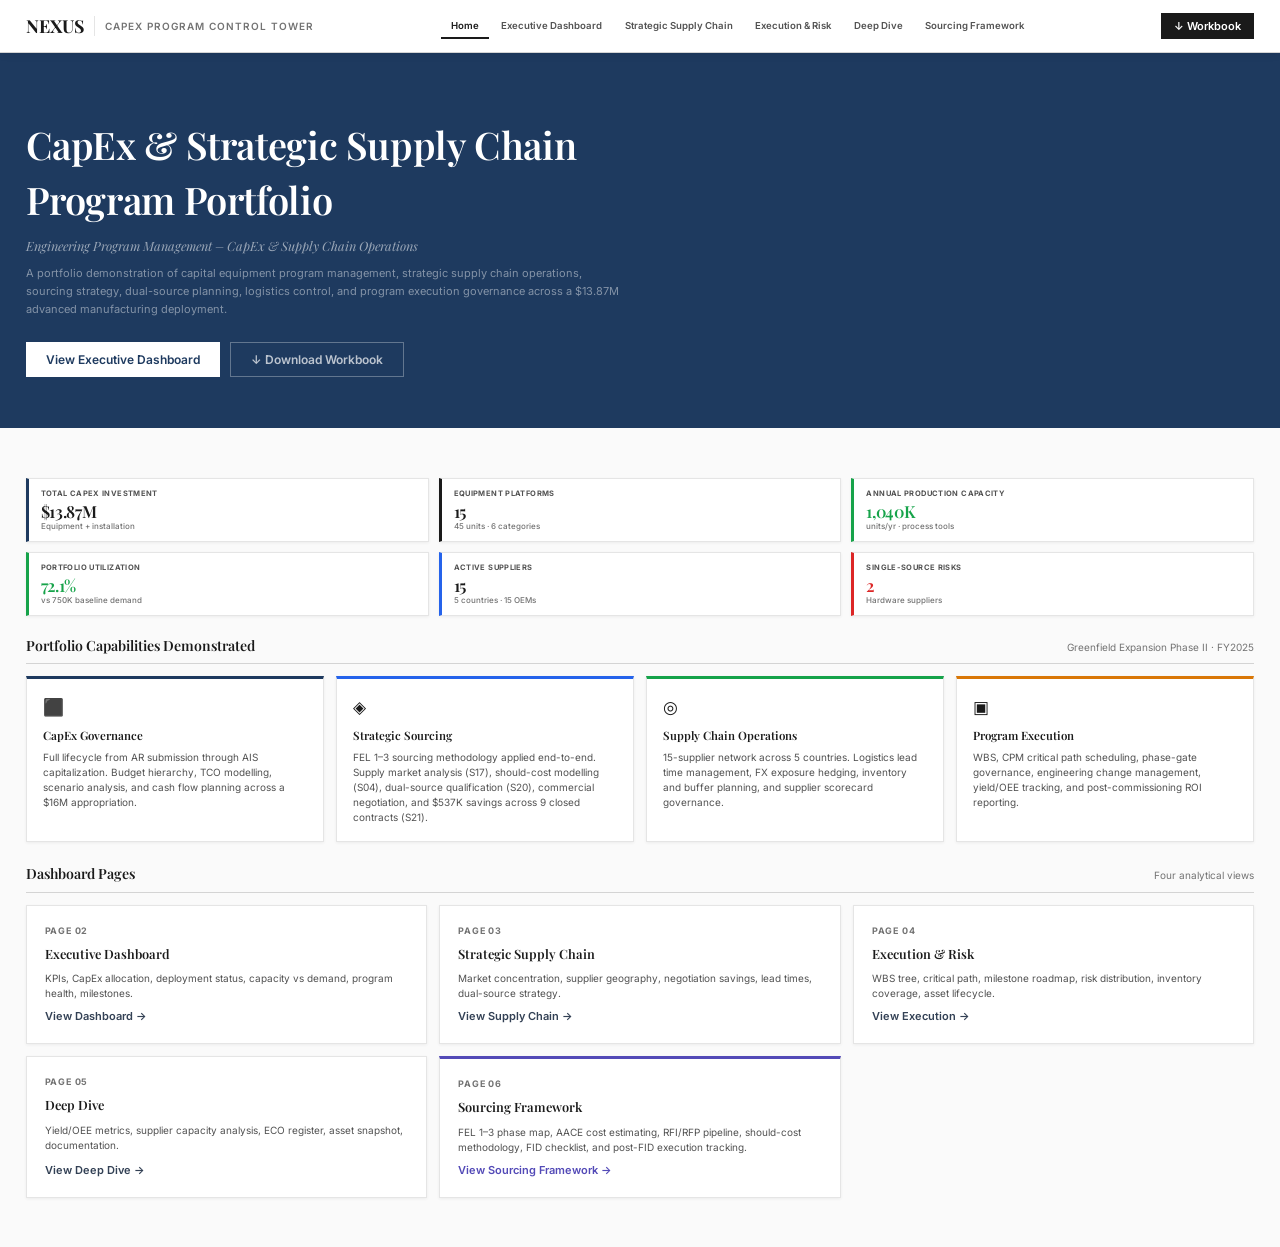
<file: index.html>
<!DOCTYPE html>
<html lang="en">
<head>
<meta charset="UTF-8">
<meta name="viewport" content="width=device-width, initial-scale=1.0">
<title>CapEx & Strategic Supply Chain Portfolio</title>
<link rel="stylesheet" href="assets/css/styles.css">
</head>
<body>
<nav class="nav-header">
  <div class="nav-container">
    <div class="nav-brand">
      <div class="nav-logo">NEXUS</div>
      <div class="nav-divider"></div>
      <div class="nav-system">CapEx Program Control Tower</div>
    </div>
    <div class="nav-tabs">
      <button class="nav-tab active" onclick="location.href='index.html'">Home</button>
      <button class="nav-tab" onclick="location.href='executive.html'">Executive Dashboard</button>
      <button class="nav-tab" onclick="location.href='supply-chain.html'">Strategic Supply Chain</button>
      <button class="nav-tab" onclick="location.href='execution-risk.html'">Execution &amp; Risk</button>
      <button class="nav-tab" onclick="location.href='deep-dive.html'">Deep Dive</button>
      <button class="nav-tab" onclick="location.href='sourcing-framework.html'">Sourcing Framework</button>
    </div>
    <div class="nav-actions">
      <button class="nav-btn primary" onclick="location.href='downloads/CapEx_StrategicSC_Portfolio.xlsx'">↓ Workbook</button>
    </div>
  </div>
</nav>

<!-- HERO -->
<div style="background:var(--navy);padding:clamp(36px,5vw,64px) clamp(16px,2vw,32px) clamp(32px,4vw,52px);">
  <div style="max-width:1700px;margin:0 auto;">
    <h1 style="font-family:var(--fs);font-size:clamp(22px,3vw,38px);font-weight:600;color:#fff;margin-bottom:10px;letter-spacing:-0.01em;">CapEx &amp; Strategic Supply Chain<br>Program Portfolio</h1>
    <p style="font-family:var(--fs);font-size:clamp(12px,1vw,15px);color:rgba(255,255,255,0.55);margin-bottom:8px;font-style:italic;">Engineering Program Management – CapEx &amp; Supply Chain Operations</p>
    <p style="font-size:clamp(11px,0.85vw,14px);color:rgba(255,255,255,0.45);max-width:600px;line-height:1.65;margin-bottom:24px;">A portfolio demonstration of capital equipment program management, strategic supply chain operations, sourcing strategy, dual-source planning, logistics control, and program execution governance across a $13.87M advanced manufacturing deployment.</p>
    <div style="display:flex;gap:10px;flex-wrap:wrap;">
      <button onclick="location.href='executive.html'" style="padding:9px 20px;font-size:12px;font-weight:600;font-family:var(--fu);background:#fff;color:var(--navy);border:none;cursor:pointer;">View Executive Dashboard</button>
      <button onclick="location.href='downloads/CapEx_StrategicSC_Portfolio.xlsx'" style="padding:9px 20px;font-size:12px;font-weight:600;font-family:var(--fu);background:transparent;color:rgba(255,255,255,0.7);border:1px solid rgba(255,255,255,0.3);cursor:pointer;">↓ Download Workbook</button>
    </div>
  </div>
</div>

<main class="dashboard">

  <!-- KPI STRIP -->
  <div class="kpi-grid" style="margin-top:24px;">
    <div class="kpi-card navy"><div class="kpi-label">Total CapEx Investment</div><div class="kpi-value neutral">$13.87M</div><div class="kpi-context">Equipment + installation</div></div>
    <div class="kpi-card"><div class="kpi-label">Equipment Platforms</div><div class="kpi-value neutral">15</div><div class="kpi-context">45 units · 6 categories</div></div>
    <div class="kpi-card success"><div class="kpi-label">Annual Production Capacity</div><div class="kpi-value positive">1,040K</div><div class="kpi-context">units/yr · process tools</div></div>
    <div class="kpi-card success"><div class="kpi-label">Portfolio Utilization</div><div class="kpi-value positive">72.1%</div><div class="kpi-context">vs 750K baseline demand</div></div>
    <div class="kpi-card blue"><div class="kpi-label">Active Suppliers</div><div class="kpi-value neutral">15</div><div class="kpi-context">5 countries · 15 OEMs</div></div>
    <div class="kpi-card danger"><div class="kpi-label">Single-Source Risks</div><div class="kpi-value danger">2</div><div class="kpi-context">Hardware suppliers</div></div>
  </div>

  <!-- CAPABILITIES -->
  <div class="sec-hdr"><h3>Portfolio Capabilities Demonstrated</h3><span>Greenfield Expansion Phase II · FY2025</span></div>
  <div style="display:grid;grid-template-columns:repeat(4,1fr);gap:12px;margin-bottom:22px;">
    <div style="background:var(--bg2);border:1px solid var(--border);border-top:3px solid var(--navy);padding:16px;box-shadow:var(--shadow);">
      <div style="font-size:1.2rem;margin-bottom:8px;">⬛</div>
      <div style="font-family:var(--fs);font-size:clamp(11px,0.9vw,14px);font-weight:600;margin-bottom:6px;">CapEx Governance</div>
      <p style="font-size:clamp(10px,0.7vw,12px);color:var(--t2);line-height:1.5;">Full lifecycle from AR submission through AIS capitalization. Budget hierarchy, TCO modelling, scenario analysis, and cash flow planning across a $16M appropriation.</p>
    </div>
    <div style="background:var(--bg2);border:1px solid var(--border);border-top:3px solid var(--blue);padding:16px;box-shadow:var(--shadow);">
      <div style="font-size:1.2rem;margin-bottom:8px;">◈</div>
      <div style="font-family:var(--fs);font-size:clamp(11px,0.9vw,14px);font-weight:600;margin-bottom:6px;">Strategic Sourcing</div>
      <p style="font-size:clamp(10px,0.7vw,12px);color:var(--t2);line-height:1.5;">FEL 1–3 sourcing methodology applied end-to-end. Supply market analysis (S17), should-cost modelling (S04), dual-source qualification (S20), commercial negotiation, and $537K savings across 9 closed contracts (S21).</p>
    </div>
    <div style="background:var(--bg2);border:1px solid var(--border);border-top:3px solid var(--green);padding:16px;box-shadow:var(--shadow);">
      <div style="font-size:1.2rem;margin-bottom:8px;">◎</div>
      <div style="font-family:var(--fs);font-size:clamp(11px,0.9vw,14px);font-weight:600;margin-bottom:6px;">Supply Chain Operations</div>
      <p style="font-size:clamp(10px,0.7vw,12px);color:var(--t2);line-height:1.5;">15-supplier network across 5 countries. Logistics lead time management, FX exposure hedging, inventory and buffer planning, and supplier scorecard governance.</p>
    </div>
    <div style="background:var(--bg2);border:1px solid var(--border);border-top:3px solid var(--amber);padding:16px;box-shadow:var(--shadow);">
      <div style="font-size:1.2rem;margin-bottom:8px;">▣</div>
      <div style="font-family:var(--fs);font-size:clamp(11px,0.9vw,14px);font-weight:600;margin-bottom:6px;">Program Execution</div>
      <p style="font-size:clamp(10px,0.7vw,12px);color:var(--t2);line-height:1.5;">WBS, CPM critical path scheduling, phase-gate governance, engineering change management, yield/OEE tracking, and post-commissioning ROI reporting.</p>
    </div>
  </div>

  <!-- DASHBOARD PREVIEWS -->
  <div class="sec-hdr"><h3>Dashboard Pages</h3><span>Four analytical views</span></div>
  <div style="display:grid;grid-template-columns:repeat(3,1fr);gap:12px;margin-bottom:24px;">
    <div style="background:var(--bg2);border:1px solid var(--border);padding:18px;box-shadow:var(--shadow);display:flex;flex-direction:column;gap:8px;cursor:pointer;" onclick="location.href='executive.html'">
      <div style="font-size:9px;font-weight:700;text-transform:uppercase;letter-spacing:0.09em;color:var(--t3);">Page 02</div>
      <div style="font-family:var(--fs);font-size:clamp(12px,1vw,15px);font-weight:600;">Executive Dashboard</div>
      <p style="font-size:clamp(10px,0.7vw,11.5px);color:var(--t2);line-height:1.5;">KPIs, CapEx allocation, deployment status, capacity vs demand, program health, milestones.</p>
      <span style="font-size:11px;font-weight:600;color:var(--slate);margin-top:auto;">View Dashboard →</span>
    </div>
    <div style="background:var(--bg2);border:1px solid var(--border);padding:18px;box-shadow:var(--shadow);display:flex;flex-direction:column;gap:8px;cursor:pointer;" onclick="location.href='supply-chain.html'">
      <div style="font-size:9px;font-weight:700;text-transform:uppercase;letter-spacing:0.09em;color:var(--t3);">Page 03</div>
      <div style="font-family:var(--fs);font-size:clamp(12px,1vw,15px);font-weight:600;">Strategic Supply Chain</div>
      <p style="font-size:clamp(10px,0.7vw,11.5px);color:var(--t2);line-height:1.5;">Market concentration, supplier geography, negotiation savings, lead times, dual-source strategy.</p>
      <span style="font-size:11px;font-weight:600;color:var(--slate);margin-top:auto;">View Supply Chain →</span>
    </div>
    <div style="background:var(--bg2);border:1px solid var(--border);padding:18px;box-shadow:var(--shadow);display:flex;flex-direction:column;gap:8px;cursor:pointer;" onclick="location.href='execution-risk.html'">
      <div style="font-size:9px;font-weight:700;text-transform:uppercase;letter-spacing:0.09em;color:var(--t3);">Page 04</div>
      <div style="font-family:var(--fs);font-size:clamp(12px,1vw,15px);font-weight:600;">Execution &amp; Risk</div>
      <p style="font-size:clamp(10px,0.7vw,11.5px);color:var(--t2);line-height:1.5;">WBS tree, critical path, milestone roadmap, risk distribution, inventory coverage, asset lifecycle.</p>
      <span style="font-size:11px;font-weight:600;color:var(--slate);margin-top:auto;">View Execution →</span>
    </div>
    <div style="background:var(--bg2);border:1px solid var(--border);padding:18px;box-shadow:var(--shadow);display:flex;flex-direction:column;gap:8px;cursor:pointer;" onclick="location.href='deep-dive.html'">
      <div style="font-size:9px;font-weight:700;text-transform:uppercase;letter-spacing:0.09em;color:var(--t3);">Page 05</div>
      <div style="font-family:var(--fs);font-size:clamp(12px,1vw,15px);font-weight:600;">Deep Dive</div>
      <p style="font-size:clamp(10px,0.7vw,11.5px);color:var(--t2);line-height:1.5;">Yield/OEE metrics, supplier capacity analysis, ECO register, asset snapshot, documentation.</p>
      <span style="font-size:11px;font-weight:600;color:var(--slate);margin-top:auto;">View Deep Dive →</span>
    </div>
    <div style="background:var(--bg2);border:1px solid var(--border);padding:18px;box-shadow:var(--shadow);display:flex;flex-direction:column;gap:8px;cursor:pointer;border-top:3px solid #534AB7;" onclick="location.href='sourcing-framework.html'">
      <div style="font-size:9px;font-weight:700;text-transform:uppercase;letter-spacing:0.09em;color:var(--t3);">Page 06</div>
      <div style="font-family:var(--fs);font-size:clamp(12px,1vw,15px);font-weight:600;">Sourcing Framework</div>
      <p style="font-size:clamp(10px,0.7vw,11.5px);color:var(--t2);line-height:1.5;">FEL 1–3 phase map, AACE cost estimating, RFI/RFP pipeline, should-cost methodology, FID checklist, and post-FID execution tracking.</p>
      <span style="font-size:11px;font-weight:600;color:#534AB7;margin-top:auto;">View Sourcing Framework →</span>
    </div>
  </div>

</main>
<div id="site-footer"></div>
<script src="assets/js/main.js"></script>
</body>
</html>
</file>
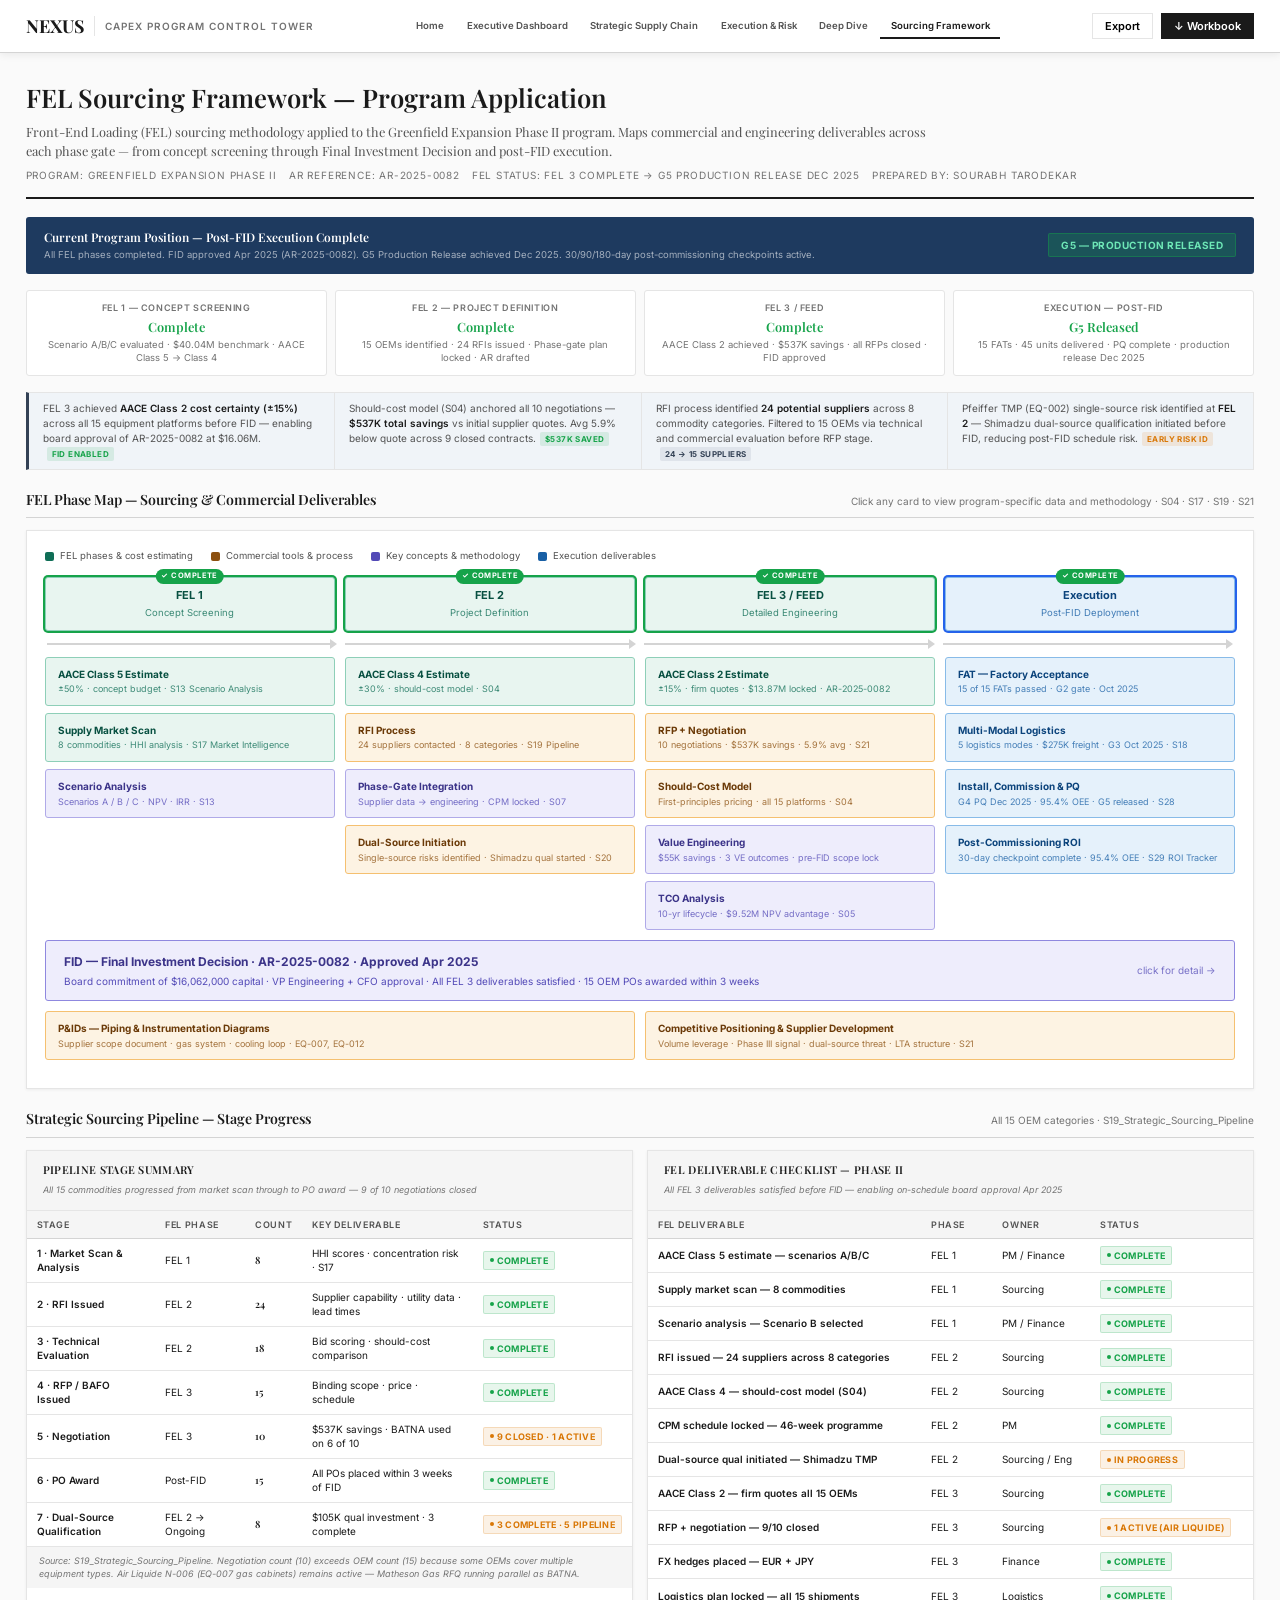
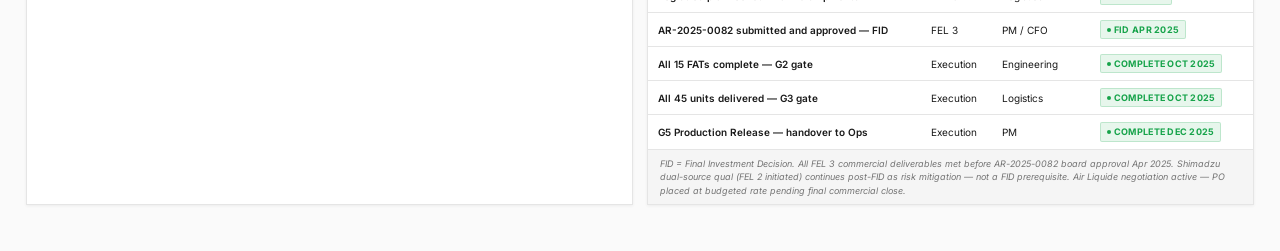
<file: sourcing-framework.html>
<!DOCTYPE html>
<html lang="en">
<head>
<meta charset="UTF-8">
<meta name="viewport" content="width=device-width, initial-scale=1.0">
<title>Sourcing Framework · CapEx Portfolio</title>
<link rel="stylesheet" href="assets/css/styles.css">
<style>
/* ── FEL FRAMEWORK STYLES ─────────────────────────────────── */
.fel-wrap { font-family: var(--fu); }

/* Phase header row */
.fel-phase-row {
  display: grid;
  grid-template-columns: repeat(4,1fr);
  gap: 10px;
  margin-bottom: 8px;
}
.fel-phase-hdr {
  padding: 10px 14px;
  text-align: center;
  border-radius: 3px;
}
.fel-phase-title { font-size: clamp(11px,0.85vw,13px); font-weight: 700; margin-bottom: 2px; }
.fel-phase-sub   { font-size: clamp(9.5px,0.7vw,11px); opacity: 0.8; }

/* Arrow row */
.fel-arrow-row {
  display: flex; align-items: center;
  justify-content: space-between;
  margin-bottom: 8px; padding: 0 2px;
}
.fel-arr-seg  { flex:1; height:2px; background: var(--border-s); }
.fel-arr-head {
  width:0; height:0;
  border-top: 5px solid transparent;
  border-bottom: 5px solid transparent;
  border-left: 7px solid var(--border-s);
}

/* Cards grid */
.fel-cards-row {
  display: grid;
  grid-template-columns: repeat(4,1fr);
  gap: 10px;
  margin-bottom: 10px;
}
.fel-col { display: flex; flex-direction: column; gap: 7px; }

.fel-card {
  padding: 9px 12px;
  border-radius: 3px;
  border: 1px solid transparent;
  cursor: pointer;
  transition: transform 0.15s, box-shadow 0.15s;
}
.fel-card:hover { transform: translateY(-1px); box-shadow: 0 3px 8px rgba(0,0,0,0.1); }
.fel-card-title { font-size: clamp(10px,0.78vw,12px); font-weight: 700; margin-bottom: 2px; }
.fel-card-sub   { font-size: clamp(9px,0.68vw,10.5px); opacity: 0.78; line-height: 1.4; }

/* Colour families */
.fc-green { background: #E8F5F0; border-color: #8ECFB8; }
.fc-green .fel-card-title { color: #085041; }
.fc-green .fel-card-sub   { color: #0F6E56; }

.fc-amber { background: #FDF3E3; border-color: #F5C070; }
.fc-amber .fel-card-title { color: #6B3A08; }
.fc-amber .fel-card-sub   { color: #8C5010; }

.fc-purple { background: #EEEDFC; border-color: #B0AAE8; }
.fc-purple .fel-card-title { color: #3C3489; }
.fc-purple .fel-card-sub   { color: #534AB7; }

.fc-blue { background: #E5F1FB; border-color: #88BBE8; }
.fc-blue .fel-card-title { color: #0C447C; }
.fc-blue .fel-card-sub   { color: #185FA5; }

/* Phase header colours */
.fph-green  { background: #E8F5F0; border: 1px solid #8ECFB8; }
.fph-green .fel-phase-title { color: #085041; }
.fph-green .fel-phase-sub   { color: #0F6E56; }

.fph-blue   { background: #E5F1FB; border: 1px solid #88BBE8; }
.fph-blue .fel-phase-title  { color: #0C447C; }
.fph-blue .fel-phase-sub    { color: #185FA5; }

/* FID Banner */
.fel-fid {
  background: #EEEDFC;
  border: 1.5px solid #8F88DF;
  border-radius: 3px;
  padding: 12px 18px;
  display: flex; align-items: center; justify-content: space-between;
  margin-bottom: 10px;
  cursor: pointer;
  transition: box-shadow 0.15s;
}
.fel-fid:hover { box-shadow: 0 3px 10px rgba(83,74,183,0.15); }
.fel-fid-title { font-size: clamp(12px,0.9vw,14px); font-weight: 700; color: #3C3489; margin-bottom: 3px; }
.fel-fid-sub   { font-size: clamp(10px,0.72vw,11.5px); color: #534AB7; }
.fel-fid-click { font-size: 10px; color: #534AB7; white-space: nowrap; margin-left: 14px; opacity: 0.75; }

/* Bottom 2-col row */
.fel-bottom-row {
  display: grid;
  grid-template-columns: 1fr 1fr;
  gap: 10px;
  margin-bottom: 10px;
}

/* Legend */
.fel-legend {
  display: flex; gap: 18px; flex-wrap: wrap;
  margin-bottom: 14px;
}
.fel-leg {
  display: flex; align-items: center; gap: 6px;
  font-size: clamp(9.5px,0.7vw,11px); color: var(--t2);
}
.fel-leg-dot {
  width: 9px; height: 9px;
  border-radius: 2px; flex-shrink: 0;
}

/* Modal */
.fel-modal-bg {
  display: none; position: fixed;
  inset: 0; background: rgba(0,0,0,0.38);
  z-index: 1000;
  align-items: center; justify-content: center;
}
.fel-modal-bg.open { display: flex; }
.fel-modal {
  background: var(--bg2);
  border: 1px solid var(--border);
  border-radius: 4px;
  padding: 22px 24px;
  max-width: 420px; width: 92%;
  box-shadow: 0 8px 32px rgba(0,0,0,0.18);
  position: relative;
}
.fel-modal-title {
  font-family: var(--fs);
  font-size: clamp(13px,1vw,15px);
  font-weight: 600; color: var(--t1);
  margin-bottom: 8px;
}
.fel-modal-body {
  font-size: clamp(10.5px,0.75vw,12px);
  color: var(--t2); line-height: 1.65;
  margin-bottom: 12px;
}
.fel-modal-data {
  background: var(--bg3);
  border: 1px solid var(--border);
  border-left: 3px solid var(--navy);
  padding: 9px 12px;
  font-size: clamp(9.5px,0.7vw,11px);
  color: var(--t2); line-height: 1.55;
  margin-bottom: 14px;
  border-radius: 2px;
}
.fel-modal-data strong { color: var(--t1); font-weight: 600; }
.fel-modal-close {
  font-size: 11px; color: var(--t3);
  cursor: pointer; text-decoration: underline;
  font-family: var(--fu);
}

/* Gate status strip */
.gate-strip {
  display: grid;
  grid-template-columns: repeat(4,1fr);
  gap: 8px;
  margin-bottom: 10px;
}
.gate-card {
  background: var(--bg2);
  border: 1px solid var(--border);
  padding: 10px 12px;
  border-radius: 3px;
  text-align: center;
}
.gate-label { font-size: 9px; text-transform: uppercase; letter-spacing: 0.07em; color: var(--t3); margin-bottom: 4px; font-weight: 600; }
.gate-val   { font-family: var(--fs); font-size: clamp(12px,1vw,15px); font-weight: 600; margin-bottom: 3px; }
.gate-sub   { font-size: 9.5px; color: var(--t3); line-height: 1.35; }

/* Programme position banner */
.pos-banner {
  background: var(--navy);
  color: #fff;
  padding: 12px 18px;
  border-radius: 3px;
  display: flex; align-items: center; justify-content: space-between;
  margin-bottom: 16px; flex-wrap: wrap; gap: 10px;
}
.pos-title { font-family: var(--fs); font-size: clamp(12px,0.9vw,14px); font-weight: 600; }
.pos-sub   { font-size: clamp(9.5px,0.7vw,11px); color: rgba(255,255,255,0.6); margin-top: 2px; }
.pos-badge {
  padding: 4px 12px; border-radius: 2px;
  font-size: 10px; font-weight: 700;
  text-transform: uppercase; letter-spacing: 0.05em;
  background: rgba(22,163,74,0.25);
  color: #6ee7b7; border: 1px solid rgba(22,163,74,0.4);
  white-space: nowrap;
}

/* Pipeline table */
.pip-table { width:100%; border-collapse:collapse; font-size: clamp(10px,0.72vw,11.5px); }
.pip-table th { text-align:left; padding:7px 10px; border-bottom:1px solid var(--border-s); font-size:9px; text-transform:uppercase; letter-spacing:0.07em; color:var(--t2); background:var(--bg3); font-weight:600; white-space:nowrap; }
.pip-table td { padding:7px 10px; border-bottom:1px solid var(--border); vertical-align:middle; }
.pip-table tr:last-child td { border-bottom:none; }
.pip-table tr:hover { background:var(--bg3); }

/* Current position indicator on phase headers */
.fel-phase-hdr.current {
  box-shadow: 0 0 0 2px var(--green);
  position: relative;
}
.fel-phase-hdr.current::after {
  content: '✓ COMPLETE';
  position: absolute; top: -9px; left: 50%; transform: translateX(-50%);
  background: var(--green); color: #fff;
  font-size: 7.5px; font-weight: 700;
  letter-spacing: 0.06em;
  padding: 2px 6px; border-radius: 10px;
  white-space: nowrap;
}

@media (max-width: 1024px) {
  .fel-phase-row, .fel-cards-row { grid-template-columns: repeat(2,1fr); }
  .gate-strip { grid-template-columns: repeat(2,1fr); }
  .fel-bottom-row { grid-template-columns: 1fr; }
}
@media (max-width: 640px) {
  .fel-phase-row, .fel-cards-row { grid-template-columns: 1fr; }
  .gate-strip { grid-template-columns: repeat(2,1fr); }
}
</style>
</head>
<body>

<nav class="nav-header">
  <div class="nav-container">
    <div class="nav-brand">
      <div class="nav-logo">NEXUS</div>
      <div class="nav-divider"></div>
      <div class="nav-system">CapEx Program Control Tower</div>
    </div>
    <div class="nav-tabs">
      <button class="nav-tab" onclick="location.href='index.html'">Home</button>
      <button class="nav-tab" onclick="location.href='executive.html'">Executive Dashboard</button>
      <button class="nav-tab" onclick="location.href='supply-chain.html'">Strategic Supply Chain</button>
      <button class="nav-tab" onclick="location.href='execution-risk.html'">Execution &amp; Risk</button>
      <button class="nav-tab" onclick="location.href='deep-dive.html'">Deep Dive</button>
      <button class="nav-tab active" onclick="location.href='sourcing-framework.html'">Sourcing Framework</button>
    </div>
    <div class="nav-actions">
      <button class="nav-btn">Export</button>
      <button class="nav-btn primary" onclick="location.href='downloads/CapEx_StrategicSC_Portfolio.xlsx'">↓ Workbook</button>
    </div>
  </div>
</nav>

<main class="dashboard">

  <header class="exec-header">
    <h1 class="exec-title">FEL Sourcing Framework — Program Application</h1>
    <p class="exec-subtitle">Front-End Loading (FEL) sourcing methodology applied to the Greenfield Expansion Phase II program. Maps commercial and engineering deliverables across each phase gate — from concept screening through Final Investment Decision and post-FID execution.</p>
    <div class="exec-meta">
      <span>Program: Greenfield Expansion Phase II</span>
      <span>AR Reference: AR-2025-0082</span>
      <span>FEL Status: FEL 3 Complete → G5 Production Release Dec 2025</span>
      <span>Prepared by: Sourabh Tarodekar</span>
    </div>
  </header>

  <!-- PROGRAMME POSITION BANNER -->
  <div class="pos-banner">
    <div>
      <div class="pos-title">Current Program Position — Post-FID Execution Complete</div>
      <div class="pos-sub">All FEL phases completed. FID approved Apr 2025 (AR-2025-0082). G5 Production Release achieved Dec 2025. 30/90/180-day post-commissioning checkpoints active.</div>
    </div>
    <div class="pos-badge">G5 — Production Released</div>
  </div>

  <!-- GATE STATUS STRIP -->
  <div class="gate-strip" style="margin-bottom:16px;">
    <div class="gate-card">
      <div class="gate-label">FEL 1 — Concept Screening</div>
      <div class="gate-val" style="color:var(--green);">Complete</div>
      <div class="gate-sub">Scenario A/B/C evaluated · $40.04M benchmark · AACE Class 5 → Class 4</div>
    </div>
    <div class="gate-card">
      <div class="gate-label">FEL 2 — Project Definition</div>
      <div class="gate-val" style="color:var(--green);">Complete</div>
      <div class="gate-sub">15 OEMs identified · 24 RFIs issued · Phase-gate plan locked · AR drafted</div>
    </div>
    <div class="gate-card">
      <div class="gate-label">FEL 3 / FEED</div>
      <div class="gate-val" style="color:var(--green);">Complete</div>
      <div class="gate-sub">AACE Class 2 achieved · $537K savings · all RFPs closed · FID approved</div>
    </div>
    <div class="gate-card">
      <div class="gate-label">Execution — Post-FID</div>
      <div class="gate-val" style="color:var(--green);">G5 Released</div>
      <div class="gate-sub">15 FATs · 45 units delivered · PQ complete · production release Dec 2025</div>
    </div>
  </div>

  <!-- INSIGHT STRIP -->
  <div class="insight-strip">
    <div class="insight-item">FEL 3 achieved <strong>AACE Class 2 cost certainty (±15%)</strong> across all 15 equipment platforms before FID — enabling board approval of AR-2025-0082 at $16.06M.<span class="i-tag tag-up">FID Enabled</span></div>
    <div class="insight-item">Should-cost model (S04) anchored all 10 negotiations — <strong>$537K total savings</strong> vs initial supplier quotes. Avg 5.9% below quote across 9 closed contracts.<span class="i-tag tag-up">$537K Saved</span></div>
    <div class="insight-item">RFI process identified <strong>24 potential suppliers</strong> across 8 commodity categories. Filtered to 15 OEMs via technical and commercial evaluation before RFP stage.<span class="i-tag tag-note">24 → 15 Suppliers</span></div>
    <div class="insight-item">Pfeiffer TMP (EQ-002) single-source risk identified at <strong>FEL 2</strong> — Shimadzu dual-source qualification initiated before FID, reducing post-FID schedule risk.<span class="i-tag tag-watch">Early Risk ID</span></div>
  </div>

  <!-- MAIN FEL FRAMEWORK -->
  <div class="sec-hdr">
    <h3>FEL Phase Map — Sourcing &amp; Commercial Deliverables</h3>
    <span>Click any card to view program-specific data and methodology · S04 · S17 · S19 · S21</span>
  </div>

  <div class="card" style="margin-bottom:16px;">
    <div class="card-body" style="padding:18px;">
      <div class="fel-wrap">

        <!-- Legend -->
        <div class="fel-legend">
          <div class="fel-leg"><div class="fel-leg-dot" style="background:#0F6E56;"></div>FEL phases &amp; cost estimating</div>
          <div class="fel-leg"><div class="fel-leg-dot" style="background:#8C5010;"></div>Commercial tools &amp; process</div>
          <div class="fel-leg"><div class="fel-leg-dot" style="background:#534AB7;"></div>Key concepts &amp; methodology</div>
          <div class="fel-leg"><div class="fel-leg-dot" style="background:#185FA5;"></div>Execution deliverables</div>
        </div>

        <!-- Phase header row -->
        <div class="fel-phase-row">
          <div class="fel-phase-hdr fph-green current">
            <div class="fel-phase-title">FEL 1</div>
            <div class="fel-phase-sub">Concept Screening</div>
          </div>
          <div class="fel-phase-hdr fph-green current">
            <div class="fel-phase-title">FEL 2</div>
            <div class="fel-phase-sub">Project Definition</div>
          </div>
          <div class="fel-phase-hdr fph-green current">
            <div class="fel-phase-title">FEL 3 / FEED</div>
            <div class="fel-phase-sub">Detailed Engineering</div>
          </div>
          <div class="fel-phase-hdr fph-blue current" style="box-shadow:0 0 0 2px var(--blue);">
            <div class="fel-phase-title">Execution</div>
            <div class="fel-phase-sub">Post-FID Deployment</div>
          </div>
        </div>

        <!-- Arrow row -->
        <div class="fel-arrow-row">
          <div class="fel-arr-seg"></div><div class="fel-arr-head"></div>
          <div style="width:8px;"></div>
          <div class="fel-arr-seg"></div><div class="fel-arr-head"></div>
          <div style="width:8px;"></div>
          <div class="fel-arr-seg"></div><div class="fel-arr-head"></div>
          <div style="width:8px;"></div>
          <div class="fel-arr-seg"></div><div class="fel-arr-head"></div>
        </div>

        <!-- Cards row -->
        <div class="fel-cards-row">

          <!-- FEL 1 column -->
          <div class="fel-col">
            <div class="fel-card fc-green"
              onclick="felModal('AACE Class 5 Estimate — Concept Screening',
                'Rough order-of-magnitude cost estimate at concept stage. Accuracy range ±50%. Used to evaluate whether a project is worth developing further and to establish initial budget envelopes for board awareness.',
                'Program application: Three scenarios evaluated (S13_Scenario_Analysis). Scenario A (Minimum CapEx) vs Scenario B (Baseline — recommended) vs Scenario C (Accelerated). Scenario B at $40.04M total program benchmark. This early estimate was the basis for initial board budget reservation before AR-2025-0082 was formally submitted.')">
              <div class="fel-card-title">AACE Class 5 Estimate</div>
              <div class="fel-card-sub">±50% · concept budget · S13 Scenario Analysis</div>
            </div>
            <div class="fel-card fc-green"
              onclick="felModal('Supply Market Scan — Commodity Intelligence',
                'Initial identification of which global suppliers could potentially build the required systems. No RFP issued at this stage — purely market intelligence gathering to understand supplier landscape, concentration risk, and technical capability.',
                'Program application: 8 commodity categories mapped across S17_Supply_Market_Analysis. Key finding at FEL 1 — turbomolecular pump market is an oligopoly (4–6 global suppliers, HHI ~2,800). This early concentration finding directly triggered the Shimadzu dual-source qualification strategy before FID.')">
              <div class="fel-card-title">Supply Market Scan</div>
              <div class="fel-card-sub">8 commodities · HHI analysis · S17 Market Intelligence</div>
            </div>
            <div class="fel-card fc-purple"
              onclick="felModal('Scenario Analysis — Investment Option Screening',
                'Structured evaluation of alternative investment strategies before committing to a specific approach. Each scenario tested against NPV, IRR, payback period, and capacity adequacy — not just purchase price.',
                'Program application (S13_Scenario_Analysis): Scenario A — Minimum CapEx $28.2M (minimum viable set, lower capacity, higher risk). Scenario B — Baseline $40.04M (recommended — full 15-platform set, 1,040K units/yr). Scenario C — Accelerated $48.6M (Phase II+III combined, earlier delivery). Scenario B selected: 10-yr NPV $9.52M advantage over Scenario A; IRR 14.2% vs 8% hurdle rate.')">
              <div class="fel-card-title">Scenario Analysis</div>
              <div class="fel-card-sub">Scenarios A / B / C · NPV · IRR · S13</div>
            </div>
          </div>

          <!-- FEL 2 column -->
          <div class="fel-col">
            <div class="fel-card fc-green"
              onclick="felModal('AACE Class 4 Estimate — Project Definition',
                'Conceptual estimate, ±30% accuracy. The FEL 2 target. Built using should-cost modeling and preliminary RFI data from suppliers. Gives engineering a cost envelope to design within before detailed engineering begins.',
                'Program application: Should-cost model (S04_Should_Cost_Model) built at FEL 2 using first-principles cost build-up: raw material cost + fabrication labor + overhead + OEM margin. This established internal target prices before any supplier quotes were received. Used as anchors in all 10 subsequent negotiations — contributing to $537K total savings vs initial quotes.')">
              <div class="fel-card-title">AACE Class 4 Estimate</div>
              <div class="fel-card-sub">±30% · should-cost model · S04</div>
            </div>
            <div class="fel-card fc-amber"
              onclick="felModal('RFI Process — Supplier Intelligence Gathering',
                'Request for Information issued to potential suppliers to gather technical capability data, preliminary lead times, footprint and utility requirements, and rough pricing. Not a commitment to buy — purely intelligence gathering that feeds into engineering design and cost estimates.',
                'Program application (S19_Strategic_Sourcing_Pipeline): 24 potential suppliers contacted across 8 commodity categories. Filtered to 18 competitive bids received, then 15 OEM awards. Key RFI outputs: EQ-004 TEL furnace floor loading data used to identify civil reinforcement requirement 6 months before delivery. EQ-007 Air Liquide gas cabinet utility specs integrated into facility design at FEL 2 — preventing a costly rework loop at installation.')">
              <div class="fel-card-title">RFI Process</div>
              <div class="fel-card-sub">24 suppliers contacted · 8 categories · S19 Pipeline</div>
            </div>
            <div class="fel-card fc-purple"
              onclick="felModal('Phase-Gate Integration — Supplier Data → Engineering',
                'The practice of aligning supplier data deliverables to engineering review milestones. At each gate, specific commercial data (lead times, dimensions, utility specs) must be available for engineering to proceed. This prevents costly late-stage design changes.',
                'Program application: Supplier utility requirements (power, cooling, compressed air) from EQ-004 (TEL) and EQ-007 (Air Liquide) incorporated into facility design at FEL 2 phase gate. EQ-004 floor loading (28 tonnes) identified early — civil reinforcement added to scope at FEL 2, not discovered post-delivery. EQ-002 Pfeiffer TMP 26-week manufacturing lead time identified at FEL 2 — immediately placed on CPM critical path, driving programme start date of Apr 2025.')">
              <div class="fel-card-title">Phase-Gate Integration</div>
              <div class="fel-card-sub">Supplier data → engineering · CPM locked · S07</div>
            </div>
            <div class="fel-card fc-amber"
              onclick="felModal('Dual-Source Strategy Initiation',
                'Identifying single-source risks at FEL 2 — before FID — and initiating qualification of alternative suppliers. Starting this work before capital is committed maximises time available for qualification and avoids paying single-source premiums on long-term contracts.',
                'Program application (S20_Dual_MultiSource_Strategy): Pfeiffer Vacuum (EQ-002 TMP) identified as single-source critical path risk at FEL 2. Shimadzu TMP-3203L qualification initiated at $45K investment — before FID. Busch Vacuum qualified as Edwards Vacuum (EQ-001) alternative at $8K — completed by FEL 3. Total qual investment $105K against programme value of $13.87M = 0.76% of CapEx for significant risk reduction.')">
              <div class="fel-card-title">Dual-Source Initiation</div>
              <div class="fel-card-sub">Single-source risks identified · Shimadzu qual started · S20</div>
            </div>
          </div>

          <!-- FEL 3 column -->
          <div class="fel-col">
            <div class="fel-card fc-green"
              onclick="felModal('AACE Class 2 Estimate — FID-Ready Cost Certainty',
                'Detailed estimate with ±15% accuracy. The FEL 3 / FEED target. Built from firm supplier quotes, detailed engineering drawings, and locked logistics plans. This level of cost certainty is required to support FID — the board cannot approve capital without it.',
                'Program application: All 15 equipment platforms reached AACE Class 2 before AR-2025-0082 submission. Firm quotes from all OEMs. Equipment cost $12,525,000 + Installation $1,345,000 = $13,870,000 base CapEx. AR budget $16,062,000 includes 10% contingency ($1,387,000) + FX reserve ($485,000) + NRE ($320,000). Board approved Apr 2025. Zero budget overrun at programme close.')">
              <div class="fel-card-title">AACE Class 2 Estimate</div>
              <div class="fel-card-sub">±15% · firm quotes · $13.87M locked · AR-2025-0082</div>
            </div>
            <div class="fel-card fc-amber"
              onclick="felModal('RFP + Commercial Negotiation',
                'Formal Request for Proposal — binding scope, price, and schedule commitments from suppliers. Followed by structured commercial negotiation covering performance guarantees, liquidated damages, payment milestones, and long-term pricing.',
                'Program application (S21_Negotiation_Tracker): 10 negotiations managed across 9 OEM categories. 9 closed, 1 active (Air Liquide EQ-007). Total confirmed savings: $537,000 vs initial supplier quotes (5.9% average). Highest single saving: AMAT RTP $125K (6.7%). Key leverage used: BTU International as competitive alternative to Thermco ($82K saving), Kawasaki technical evaluation against Brooks ($95K saving), multi-unit volume commitment on AMAT ($125K saving).')">
              <div class="fel-card-title">RFP + Negotiation</div>
              <div class="fel-card-sub">10 negotiations · $537K savings · 5.9% avg · S21</div>
            </div>
            <div class="fel-card fc-amber"
              onclick="felModal('Should-Cost Model — First-Principles Pricing',
                'A first-principles cost estimate built independently of supplier quotes. Built from raw material cost + fabrication labor + overhead + OEM margin. Used as a negotiation anchor and budget validation tool — prevents overpaying by establishing what equipment should cost before the supplier tells you what they want.',
                'Program application (S04_Should_Cost_Model): Should-cost models built for all 15 equipment platforms before RFP issue. Method: decompose equipment BOM → build material cost stack → add fabrication labor (region-adjusted) → apply overhead and OEM margin → validate against analogous equipment benchmarks. Models used as anchors in all 10 negotiations. Average gap between initial quote and should-cost: 8.4%. Average negotiated saving: 5.9%. Residual gap = accepted supplier margin.')">
              <div class="fel-card-title">Should-Cost Model</div>
              <div class="fel-card-sub">First-principles pricing · all 15 platforms · S04</div>
            </div>
            <div class="fel-card fc-purple"
              onclick="felModal('Value Engineering — Function at Lower Cost',
                'A structured review of engineering design to identify cost reduction opportunities without compromising function. Conducted in FEL 3 before scope is locked. Requires joint sessions between the sourcing team, engineering, and the supplier.',
                'Program application: Three value engineering outcomes in Phase II program. (1) EQ-003 Thermco tube furnace — Thermco proposed simplified heating element mounting bracket: $18K saving, no performance impact. (2) EQ-014 AMAT RTP — CVD SiC edge ring substitution (ECO-003): $15K saving, +0.8% yield improvement at wafer edge. (3) EQ-009 Siemens DCS — consolidated from 6-cabinet to 5-cabinet configuration: $22K saving, reduced footprint. Combined: $55K value engineering savings, all changes approved pre-FID.')">
              <div class="fel-card-title">Value Engineering</div>
              <div class="fel-card-sub">$55K savings · 3 VE outcomes · pre-FID scope lock</div>
            </div>
            <div class="fel-card fc-purple"
              onclick="felModal('TCO Analysis — 10-Year Lifecycle Evaluation',
                'Total Cost of Ownership analysis — acquisition + installation + operations + maintenance + downtime cost over the asset life. Prevents optimizing for unit purchase price at the expense of long-term operational cost.',
                'Program application (S05_TCO_Downtime_Model): 10-year TCO model built for all process tools. Key outputs: EQ-002 Pfeiffer TMP — 10-yr TCO $2.1M (purchase $930K + install $84K + maintenance + energy). Downtime cost model: $4,500/hr production value × MTBF/MTTR assumptions. TCO model confirmed Scenario B recommendation over Scenario A — $9.52M 10-yr NPV advantage despite higher upfront CapEx. Model also sized spare parts buffer: RTP lamp array (SP-010) at $37K holding value justified by $4,500/hr avoided downtime.')">
              <div class="fel-card-title">TCO Analysis</div>
              <div class="fel-card-sub">10-yr lifecycle · $9.52M NPV advantage · S05</div>
            </div>
          </div>

          <!-- Execution column -->
          <div class="fel-col">
            <div class="fel-card fc-blue"
              onclick="felModal('FAT — Factory Acceptance Testing',
                'Formal verification at the supplier facility before shipment. Confirms equipment meets all technical, functional, and performance specifications. The last quality gate before equipment ships to site. FAT protocols must be written in FEL 3 — before fabrication begins.',
                'Program application: 15 FAT protocols written and executed. All 15 FATs passed before shipment — zero post-shipment specification failures. Key FAT results: EQ-004 TEL Batch Furnace — thermal uniformity measured ±0.8°C across all 5 zones (spec: ±1.5°C). EQ-014 AMAT RTP — ramp rate achieved 150°C/sec (spec: 125°C/sec). EQ-002 Pfeiffer TMP — base pressure <5×10⁻⁸ mbar achieved (spec: <1×10⁻⁷ mbar). G2 gate: all FATs complete Oct 2025.')">
              <div class="fel-card-title">FAT — Factory Acceptance</div>
              <div class="fel-card-sub">15 of 15 FATs passed · G2 gate · Oct 2025</div>
            </div>
            <div class="fel-card fc-blue"
              onclick="felModal('Multi-Modal Logistics — Equipment Delivery',
                'Coordinating physical movement of capital equipment from supplier factory to project site. Involves customs documentation, freight forwarding, specialist transport, and site receiving readiness. Long-lead items must be tracked through the entire chain.',
                'Program application (S18_Supply_Chain_Network): 15 shipments coordinated across 5 logistics modes. Japan suppliers (TEL, Daikin, Daifuku) — sea freight Yokohama/Osaka → US West Coast, 4–5 week transit, 3.2% import duty. FX forward contracts executed for EUR and JPY exposure ($485K reserve in AR). Total freight budget: $274,600. Customs broker engaged for Japan customs clearance 8 weeks pre-shipment. EQ-008 Linde bulk gas vessel — break-bulk sea freight requiring crane on delivery. All 45 units delivered to site by G3 gate Oct 2025.')">
              <div class="fel-card-title">Multi-Modal Logistics</div>
              <div class="fel-card-sub">5 logistics modes · $275K freight · G3 Oct 2025 · S18</div>
            </div>
            <div class="fel-card fc-blue"
              onclick="felModal('Installation, Commissioning & PQ',
                'The process of verifying installed equipment operates per design specification in the actual operating environment. The final milestone before a system enters production. Programme ownership extends through commissioning — not just delivery.',
                'Program application: All 15 platforms installed Nov 2025. Process qualification (G4 PQ) completed Dec 2025 — all platforms passed. 4 PQ re-runs required on EQ-004 batch furnace (zone temperature drift resolved via ECO-002 recipe parameter update). OEE Q3-2025: 95.4% average across all process tools, exceeding 85% target. Yield Q3-2025: 96.1% average vs 96.0% target. G5 Production Release: Dec 15, 2025 — formal handover to Operations on schedule.')">
              <div class="fel-card-title">Install, Commission &amp; PQ</div>
              <div class="fel-card-sub">G4 PQ Dec 2025 · 95.4% OEE · G5 released · S28</div>
            </div>
            <div class="fel-card fc-blue"
              onclick="felModal('Post-Commissioning ROI Tracking',
                'Systematic tracking of equipment performance against the financial case that justified the investment. Measures actual OEE, yield, and capacity against the AR projections. Reports at 30, 90, and 180 days post-production release.',
                'Program application (S29_Equipment_ROI_Tracker): 30-day checkpoint Jan 2026 — all process tools exceeding capacity plan. Actual production capacity 1,040,253 units/yr vs 1,040,000 plan. OEE 95.4% vs 85% plan — 10.4pp above target. Yield 96.1% vs 96.0% plan. IRR tracking at 14.2% vs 8% hurdle rate. Simple payback confirmed 4.2 years. 90-day checkpoint Mar 2026 scheduled. Spare parts coverage adequate — $124,200 total holding value across 12 Class-A critical parts.')">
              <div class="fel-card-title">Post-Commissioning ROI</div>
              <div class="fel-card-sub">30-day checkpoint complete · 95.4% OEE · S29 ROI Tracker</div>
            </div>
          </div>

        </div><!-- /fel-cards-row -->

        <!-- FID Banner -->
        <div class="fel-fid"
          onclick="felModal('FID — Final Investment Decision (AR-2025-0082)',
            'The moment a company formally commits full capital to build a plant or install a system. Every sourcing and commercial deliverable in FEL 3 exists to support FID. If cost certainty is not achieved — firm prices, locked logistics, qualified suppliers — FID is delayed. Each month of FID delay in a capital program typically costs $200K–$500K in project carrying cost.',
            'Program application: FID achieved Apr 2025 — Board approval of AR-2025-0082 at $16,062,000. Pre-conditions met: (1) AACE Class 2 estimates for all 15 platforms ✓ (2) All OEM quotes firm and within budget ✓ (3) FX forward contracts executed ✓ (4) Logistics plan locked ✓ (5) CPM schedule confirmed 46-week duration ✓ (6) Single-source risk mitigation (Shimadzu qual) initiated ✓ (7) Hazmat permit application timeline confirmed ✓. Finance partner: R. Patel. Approval authority: VP Engineering + CFO (>$10M threshold).')">
          <div>
            <div class="fel-fid-title">FID — Final Investment Decision · AR-2025-0082 · Approved Apr 2025</div>
            <div class="fel-fid-sub">Board commitment of $16,062,000 capital · VP Engineering + CFO approval · All FEL 3 deliverables satisfied · 15 OEM POs awarded within 3 weeks</div>
          </div>
          <div class="fel-fid-click">click for detail →</div>
        </div>

        <!-- Bottom row -->
        <div class="fel-bottom-row">
          <div class="fel-card fc-amber" style="cursor:pointer;"
            onclick="felModal('P&IDs — Piping & Instrumentation Diagrams',
              'Engineering drawings defining functional relationships of all piping, instruments, and equipment in a process system. The definitive scope document for supplier technical proposals. Every utility tie-in, instrument tag, and control logic assumption is captured here.',
              'Program application: P&IDs developed for EQ-007 gas handling system (Air Liquide) and EQ-012 chiller cooling loop (Daikin) at FEL 2. Gas cabinet P&ID used as primary document for hazmat permit application — permit approval required P&ID revision 2 to incorporate secondary pressure interlock (ECO-001). Cooling loop P&ID interface drawings required from Daikin 6 weeks before FAT — delivered on schedule. MES/SCADA integration spec (EQ-009 Siemens) developed from P&ID instrument tag list.')">
            <div class="fel-card-title">P&amp;IDs — Piping &amp; Instrumentation Diagrams</div>
            <div class="fel-card-sub">Supplier scope document · gas system · cooling loop · EQ-007, EQ-012</div>
          </div>
          <div class="fel-card fc-amber" style="cursor:pointer;"
            onclick="felModal('Competitive Positioning & Supplier Development',
              'Structuring the commercial relationship so suppliers prioritise your program — through volume commitments, multi-phase signals, competitive alternatives, and long-term agreement frameworks. Critical in concentrated markets where supplier capacity is limited.',
              'Program application (S21_Negotiation_Tracker): (1) Multi-unit volume commitment — 6× SCARA robots to Brooks Automation used to secure priority production slot and extract $95K saving. (2) Phase III expansion signal to Applied Materials — Phase II order of 2 RTP units with implied Phase III follow-on of 4 units — extracted $125K saving. (3) Shimadzu qualification threat communicated to Pfeiffer during N-001 negotiation — extracted $45K saving on single-source TMP supply. (4) Long-term service agreement offered to Siemens in exchange for $55K DCS saving + 3-year LTA pricing commitment. Total leverage-driven savings: $320K of $537K total.')">
            <div class="fel-card-title">Competitive Positioning &amp; Supplier Development</div>
            <div class="fel-card-sub">Volume leverage · Phase III signal · dual-source threat · LTA structure · S21</div>
          </div>
        </div>

      </div><!-- /fel-wrap -->
    </div><!-- /card-body -->
  </div><!-- /card -->

  <!-- SOURCING PIPELINE TABLE -->
  <div class="sec-hdr">
    <h3>Strategic Sourcing Pipeline — Stage Progress</h3>
    <span>All 15 OEM categories · S19_Strategic_Sourcing_Pipeline</span>
  </div>
  <div class="grid grid-2" style="margin-bottom:20px;">
    <div class="card">
      <div class="card-header">
        <div>
          <span class="card-title">Pipeline Stage Summary</span>
          <span class="card-insight">All 15 commodities progressed from market scan through to PO award — 9 of 10 negotiations closed</span>
        </div>
      </div>
      <div class="card-body" style="padding:0;">
        <table class="pip-table">
          <thead>
            <tr><th>Stage</th><th>FEL Phase</th><th>Count</th><th>Key Deliverable</th><th>Status</th></tr>
          </thead>
          <tbody>
            <tr><td style="font-weight:600;">1 · Market Scan &amp; Analysis</td><td>FEL 1</td><td style="font-weight:600;font-family:var(--fs);">8</td><td>HHI scores · concentration risk · S17</td><td><span class="status st-green">Complete</span></td></tr>
            <tr><td style="font-weight:600;">2 · RFI Issued</td><td>FEL 2</td><td style="font-weight:600;font-family:var(--fs);">24</td><td>Supplier capability · utility data · lead times</td><td><span class="status st-green">Complete</span></td></tr>
            <tr><td style="font-weight:600;">3 · Technical Evaluation</td><td>FEL 2</td><td style="font-weight:600;font-family:var(--fs);">18</td><td>Bid scoring · should-cost comparison</td><td><span class="status st-green">Complete</span></td></tr>
            <tr><td style="font-weight:600;">4 · RFP / BAFO Issued</td><td>FEL 3</td><td style="font-weight:600;font-family:var(--fs);">15</td><td>Binding scope · price · schedule</td><td><span class="status st-green">Complete</span></td></tr>
            <tr><td style="font-weight:600;">5 · Negotiation</td><td>FEL 3</td><td style="font-weight:600;font-family:var(--fs);">10</td><td>$537K savings · BATNA used on 6 of 10</td><td><span class="status st-amber">9 Closed · 1 Active</span></td></tr>
            <tr><td style="font-weight:600;">6 · PO Award</td><td>Post-FID</td><td style="font-weight:600;font-family:var(--fs);">15</td><td>All POs placed within 3 weeks of FID</td><td><span class="status st-green">Complete</span></td></tr>
            <tr><td style="font-weight:600;">7 · Dual-Source Qualification</td><td>FEL 2 → Ongoing</td><td style="font-weight:600;font-family:var(--fs);">8</td><td>$105K qual investment · 3 complete</td><td><span class="status st-amber">3 Complete · 5 Pipeline</span></td></tr>
          </tbody>
        </table>
        <div class="table-fn">Source: S19_Strategic_Sourcing_Pipeline. Negotiation count (10) exceeds OEM count (15) because some OEMs cover multiple equipment types. Air Liquide N-006 (EQ-007 gas cabinets) remains active — Matheson Gas RFQ running parallel as BATNA.</div>
      </div>
    </div>

    <div class="card">
      <div class="card-header">
        <div>
          <span class="card-title">FEL Deliverable Checklist — Phase II</span>
          <span class="card-insight">All FEL 3 deliverables satisfied before FID — enabling on-schedule board approval Apr 2025</span>
        </div>
      </div>
      <div class="card-body" style="padding:0;">
        <table class="pip-table">
          <thead>
            <tr><th>FEL Deliverable</th><th>Phase</th><th>Owner</th><th>Status</th></tr>
          </thead>
          <tbody>
            <tr><td style="font-weight:600;">AACE Class 5 estimate — scenarios A/B/C</td><td>FEL 1</td><td>PM / Finance</td><td><span class="status st-green">Complete</span></td></tr>
            <tr><td style="font-weight:600;">Supply market scan — 8 commodities</td><td>FEL 1</td><td>Sourcing</td><td><span class="status st-green">Complete</span></td></tr>
            <tr><td style="font-weight:600;">Scenario analysis — Scenario B selected</td><td>FEL 1</td><td>PM / Finance</td><td><span class="status st-green">Complete</span></td></tr>
            <tr><td style="font-weight:600;">RFI issued — 24 suppliers across 8 categories</td><td>FEL 2</td><td>Sourcing</td><td><span class="status st-green">Complete</span></td></tr>
            <tr><td style="font-weight:600;">AACE Class 4 — should-cost model (S04)</td><td>FEL 2</td><td>Sourcing</td><td><span class="status st-green">Complete</span></td></tr>
            <tr><td style="font-weight:600;">CPM schedule locked — 46-week programme</td><td>FEL 2</td><td>PM</td><td><span class="status st-green">Complete</span></td></tr>
            <tr><td style="font-weight:600;">Dual-source qual initiated — Shimadzu TMP</td><td>FEL 2</td><td>Sourcing / Eng</td><td><span class="status st-amber">In Progress</span></td></tr>
            <tr><td style="font-weight:600;">AACE Class 2 — firm quotes all 15 OEMs</td><td>FEL 3</td><td>Sourcing</td><td><span class="status st-green">Complete</span></td></tr>
            <tr><td style="font-weight:600;">RFP + negotiation — 9/10 closed</td><td>FEL 3</td><td>Sourcing</td><td><span class="status st-amber">1 Active (Air Liquide)</span></td></tr>
            <tr><td style="font-weight:600;">FX hedges placed — EUR + JPY</td><td>FEL 3</td><td>Finance</td><td><span class="status st-green">Complete</span></td></tr>
            <tr><td style="font-weight:600;">Logistics plan locked — all 15 shipments</td><td>FEL 3</td><td>Logistics</td><td><span class="status st-green">Complete</span></td></tr>
            <tr><td style="font-weight:600;">AR-2025-0082 submitted and approved — FID</td><td>FEL 3</td><td>PM / CFO</td><td><span class="status st-green">FID Apr 2025</span></td></tr>
            <tr><td style="font-weight:600;">All 15 FATs complete — G2 gate</td><td>Execution</td><td>Engineering</td><td><span class="status st-green">Complete Oct 2025</span></td></tr>
            <tr><td style="font-weight:600;">All 45 units delivered — G3 gate</td><td>Execution</td><td>Logistics</td><td><span class="status st-green">Complete Oct 2025</span></td></tr>
            <tr><td style="font-weight:600;">G5 Production Release — handover to Ops</td><td>Execution</td><td>PM</td><td><span class="status st-green">Complete Dec 2025</span></td></tr>
          </tbody>
        </table>
        <div class="table-fn">FID = Final Investment Decision. All FEL 3 commercial deliverables met before AR-2025-0082 board approval Apr 2025. Shimadzu dual-source qual (FEL 2 initiated) continues post-FID as risk mitigation — not a FID prerequisite. Air Liquide negotiation active — PO placed at budgeted rate pending final commercial close.</div>
      </div>
    </div>
  </div>

</main>

<!-- MODAL -->
<div class="fel-modal-bg" id="felModalBg" onclick="closeFelModal(event)">
  <div class="fel-modal">
    <div class="fel-modal-title" id="felModalTitle"></div>
    <div class="fel-modal-body" id="felModalBody"></div>
    <div class="fel-modal-data" id="felModalData"></div>
    <span class="fel-modal-close" onclick="document.getElementById('felModalBg').classList.remove('open')">close ✕</span>
  </div>
</div>

<div id="site-footer"></div>
<script src="assets/js/main.js"></script>
<script>
function felModal(title, body, data) {
  document.getElementById('felModalTitle').textContent = title;
  document.getElementById('felModalBody').textContent = body;
  document.getElementById('felModalData').innerHTML = '<strong>Program Data:</strong> ' + data;
  document.getElementById('felModalBg').classList.add('open');
}
function closeFelModal(e) {
  if (e.target === document.getElementById('felModalBg')) {
    document.getElementById('felModalBg').classList.remove('open');
  }
}
</script>
</body>
</html>
</file>
<file: assets/css/styles.css>
/* ============================================================
   CapEx & Strategic Supply Chain Portfolio — Global Styles
   Design: supply-chain-demo style (Playfair + Inter)
   Prepared by: Sourabh Tarodekar
   ============================================================ */

@import url('https://fonts.googleapis.com/css2?family=Playfair+Display:wght@400;500;600;700&family=Inter:wght@300;400;500;600;700&display=swap');

*,*::before,*::after { box-sizing: border-box; margin: 0; padding: 0; }

:root {
  --bg:          #fafafa;
  --bg2:         #ffffff;
  --bg3:         #f5f5f5;
  --t1:          #1a1a1a;
  --t2:          #525252;
  --t3:          #737373;
  --border:      #e5e5e5;
  --border-s:    #d4d4d4;
  --blue:        #2563eb;
  --red:         #dc2626;
  --green:       #16a34a;
  --amber:       #d97706;
  --navy:        #1e3a5f;
  --slate:       #334155;
  --fs:          'Playfair Display', Georgia, serif;
  --fu:          'Inter', -apple-system, sans-serif;
  --shadow:      0 1px 3px rgba(0,0,0,0.06);
  --shadow-md:   0 4px 12px rgba(0,0,0,0.08);
  --r:           4px;
}

html { font-size: 14px; }
body { font-family: var(--fu); background: var(--bg); color: var(--t1); line-height: 1.45; -webkit-font-smoothing: antialiased; }
a { color: inherit; text-decoration: none; }

/* ── NAV ──────────────────────────────────────────────────── */
.nav-header {
  background: var(--bg2);
  border-bottom: 1px solid var(--border-s);
  padding: 0 clamp(16px, 2vw, 32px);
  position: sticky; top: 0; z-index: 200;
  box-shadow: 0 2px 8px rgba(0,0,0,0.07);
}
.nav-container {
  max-width: 1700px; margin: 0 auto;
  display: flex; align-items: center; justify-content: space-between;
  height: 52px; gap: 12px;
}
.nav-brand { display: flex; align-items: center; gap: 10px; flex-shrink: 0; }
.nav-logo  { font-family: var(--fs); font-size: clamp(14px,1.4vw,20px); font-weight: 700; white-space: nowrap; }
.nav-divider { width: 1px; height: 20px; background: var(--border); }
.nav-system  { font-size: 10px; text-transform: uppercase; letter-spacing: 0.1em; color: var(--t3); font-weight: 600; white-space: nowrap; }
.nav-tabs { display: flex; gap: 2px; overflow-x: auto; scrollbar-width: none; }
.nav-tabs::-webkit-scrollbar { display: none; }
.nav-tab {
  padding: 6px clamp(6px,0.8vw,12px);
  font-size: clamp(9px,0.75vw,11px); font-weight: 600;
  color: var(--t2); background: transparent; border: none; cursor: pointer;
  border-bottom: 2px solid transparent; transition: all 0.18s;
  white-space: nowrap; font-family: var(--fu);
}
.nav-tab:hover  { color: var(--t1); }
.nav-tab.active { color: var(--t1); border-bottom-color: var(--t1); }
.nav-actions { display: flex; gap: 8px; flex-shrink: 0; }
.nav-btn { padding: 5px 12px; font-size: 11px; font-weight: 600; border: 1px solid var(--border); background: var(--bg2); cursor: pointer; font-family: var(--fu); white-space: nowrap; }
.nav-btn.primary { background: var(--t1); color: #fff; border-color: var(--t1); }

/* ── DASHBOARD WRAPPER ────────────────────────────────────── */
.dashboard { max-width: 1700px; margin: 0 auto; padding: clamp(16px,2vw,28px) clamp(16px,2vw,32px); }
.page { display: none; }
.page.active { display: block; }

/* ── EXEC HEADER ──────────────────────────────────────────── */
.exec-header { margin-bottom: 18px; padding-bottom: 14px; border-bottom: 2px solid var(--t1); }
.exec-title  { font-family: var(--fs); font-size: clamp(18px,2vw,26px); font-weight: 600; margin-bottom: 6px; }
.exec-subtitle { font-family: var(--fs); font-size: clamp(11px,1vw,13.5px); color: var(--t2); margin-bottom: 8px; line-height: 1.5; max-width: 900px; }
.exec-meta { display: flex; flex-wrap: wrap; gap: 12px; font-size: 10px; text-transform: uppercase; letter-spacing: 0.08em; color: var(--t3); }

/* ── KPI GRID — COMPACT SINGLE LINE ──────────────────────── */
.kpi-grid {
  display: grid;
  grid-template-columns: repeat(6, 1fr);
  gap: 10px;
  margin-bottom: 18px;
}
.kpi-card {
  background: var(--bg2);
  border: 1px solid var(--border);
  border-left: 3px solid var(--t1);
  padding: 10px 12px 9px;
  box-shadow: var(--shadow);
  min-width: 0;
}
.kpi-card.blue    { border-left-color: var(--blue); }
.kpi-card.success { border-left-color: var(--green); }
.kpi-card.warning { border-left-color: var(--amber); }
.kpi-card.danger  { border-left-color: var(--red); }
.kpi-card.navy    { border-left-color: var(--navy); }

.kpi-label {
  font-size: clamp(7.5px,0.55vw,9px);
  font-weight: 700; text-transform: uppercase; letter-spacing: 0.05em;
  color: var(--t2); margin-bottom: 3px;
  white-space: nowrap; overflow: hidden; text-overflow: ellipsis;
}
.kpi-value {
  font-family: var(--fs);
  font-size: clamp(14px,1.3vw,19px);
  font-weight: 600; letter-spacing: -0.02em; line-height: 1;
  margin-bottom: 2px; white-space: nowrap;
}
.kpi-value.positive { color: var(--green); }
.kpi-value.negative { color: var(--amber); }
.kpi-value.danger   { color: var(--red); }
.kpi-value.neutral  { color: var(--t1); }
.kpi-context {
  font-size: clamp(8px,0.6vw,10px); color: var(--t3);
  font-weight: 500; line-height: 1.3;
  white-space: nowrap; overflow: hidden; text-overflow: ellipsis;
}

/* ── INSIGHT STRIP ────────────────────────────────────────── */
.insight-strip {
  display: flex; flex-wrap: wrap;
  background: #f0f4f8;
  border: 1px solid var(--border);
  border-left: 3px solid var(--slate);
  margin-bottom: 18px;
}
.insight-item {
  flex: 1; min-width: 200px;
  padding: 8px 14px;
  font-size: clamp(10px,0.75vw,11.5px); color: var(--t2);
  border-right: 1px solid var(--border); line-height: 1.5;
}
.insight-item:last-child { border-right: none; }
.insight-item strong { color: var(--t1); font-weight: 600; }
.i-tag {
  display: inline-block; padding: 1px 5px; margin-left: 4px;
  font-size: 8px; font-weight: 700; text-transform: uppercase;
  letter-spacing: 0.05em; border-radius: 2px;
}
.tag-up    { background: rgba(22,163,74,0.12); color: var(--green); }
.tag-down  { background: rgba(220,38,38,0.12);  color: var(--red); }
.tag-watch { background: rgba(217,119,6,0.12);  color: var(--amber); }
.tag-note  { background: rgba(100,116,139,0.12); color: var(--slate); }

/* ── GRID LAYOUTS ─────────────────────────────────────────── */
.grid         { display: grid; gap: 14px; margin-bottom: 14px; }
.grid-2       { grid-template-columns: 1fr 1fr; }
.grid-3       { grid-template-columns: repeat(3,1fr); }
.grid-asym    { grid-template-columns: 2fr 1fr; }
.grid-asym2   { grid-template-columns: 1fr 2fr; }

/* ── CARDS ────────────────────────────────────────────────── */
.card { background: var(--bg2); border: 1px solid var(--border); box-shadow: var(--shadow); }
.card-header {
  display: flex; justify-content: space-between; align-items: flex-start;
  padding: 11px 16px; border-bottom: 1px solid var(--border);
  background: var(--bg3); gap: 10px;
}
.card-title   { font-family: var(--fs); font-size: clamp(10px,0.85vw,13px); font-weight: 600; text-transform: uppercase; letter-spacing: 0.03em; display: block; margin-bottom: 1px; }
.card-insight { font-size: clamp(9px,0.65vw,10.5px); color: var(--t3); font-style: italic; }
.card-badge   { font-size: 9px; font-weight: 700; text-transform: uppercase; letter-spacing: 0.04em; padding: 2px 8px; border-radius: 2px; white-space: nowrap; flex-shrink: 0; }
.badge-blue   { background: rgba(37,99,235,0.1);  color: var(--blue); }
.badge-green  { background: rgba(22,163,74,0.1);  color: var(--green); }
.badge-amber  { background: rgba(217,119,6,0.1);  color: var(--amber); }
.badge-red    { background: rgba(220,38,38,0.1);  color: var(--red); }
.card-body    { padding: 16px; }

/* ── CHART WRAPPERS ───────────────────────────────────────── */
.chart-wrap    { position: relative; height: clamp(200px,20vw,280px); }
.chart-wrap-sm { position: relative; height: clamp(160px,15vw,210px); }
.chart-wrap-lg { position: relative; height: clamp(240px,25vw,340px); }

/* ── LEGEND ROW ───────────────────────────────────────────── */
.legend-row { display: flex; flex-wrap: wrap; gap: 12px; margin-top: 10px; padding-top: 10px; border-top: 1px solid var(--border); }
.l-dot { display: inline-flex; align-items: center; gap: 4px; font-size: clamp(9px,0.65vw,10.5px); color: var(--t3); }
.l-dot::before { content:''; display:block; width:8px; height:8px; border-radius:1px; flex-shrink:0; }
.ld-blue::before  { background: var(--blue); }
.ld-green::before { background: var(--green); }
.ld-amber::before { background: var(--amber); }
.ld-red::before   { background: var(--red); }
.ld-slate::before { background: var(--slate); }
.ld-gray::before  { background: var(--t3); }
.ld-navy::before  { background: var(--navy); }

/* ── TABLE FOOTNOTE ───────────────────────────────────────── */
.table-fn { font-size: clamp(9px,0.65vw,10.5px); color: var(--t3); padding: 7px 12px; border-top: 1px solid var(--border); background: var(--bg3); font-style: italic; line-height: 1.5; }

/* ── DATA TABLE ───────────────────────────────────────────── */
.data-table { width: 100%; border-collapse: collapse; font-size: clamp(10px,0.75vw,11.5px); }
.data-table th { text-align:left; padding: 8px 10px; border-bottom: 1px solid var(--border-s); font-weight:600; text-transform:uppercase; font-size: clamp(8px,0.6vw,9px); letter-spacing:0.07em; color:var(--t2); background:var(--bg3); white-space:nowrap; }
.data-table td { padding: 8px 10px; border-bottom: 1px solid var(--border); vertical-align: middle; }
.data-table tr:last-child td { border-bottom: none; }
.data-table tr:hover { background: var(--bg3); }
.td-r   { text-align: right; font-family: var(--fs); font-weight: 600; }
.td-sm  { font-size: 10px; color: var(--t3); }

/* ── STATUS BADGE ─────────────────────────────────────────── */
.status {
  display: inline-flex; align-items: center; gap: 3px;
  padding: 2px 6px; font-size: 9px; font-weight: 700;
  text-transform: uppercase; letter-spacing: 0.03em;
  border: 1px solid transparent; white-space: nowrap; border-radius: 2px;
}
.status::before { content:''; width:4px; height:4px; border-radius:50%; background:currentColor; flex-shrink:0; }
.st-green { color: var(--green); background: rgba(22,163,74,0.1);  border-color: rgba(22,163,74,0.2); }
.st-amber { color: var(--amber); background: rgba(217,119,6,0.1);  border-color: rgba(217,119,6,0.2); }
.st-red   { color: var(--red);   background: rgba(220,38,38,0.1);  border-color: rgba(220,38,38,0.2); }
.st-blue  { color: var(--blue);  background: rgba(37,99,235,0.1);  border-color: rgba(37,99,235,0.2); }
.st-gray  { color: var(--t3);    background: rgba(115,115,115,0.1);border-color: rgba(115,115,115,0.2); }

/* ── PROGRESS BAR ─────────────────────────────────────────── */
.prog-cell { display: flex; align-items: center; gap: 6px; }
.prog-bar  { flex:1; height:4px; background:var(--border); position:relative; max-width:80px; }
.prog-fill { position:absolute; height:100%; left:0; top:0; }
.pf-green { background: var(--green); }
.pf-amber { background: var(--amber); }
.pf-blue  { background: var(--blue); }
.pf-red   { background: var(--red); }
.pf-gray  { background: var(--t3); }
.prog-text { font-size:9px; font-weight:600; min-width:28px; text-align:right; font-family:var(--fs); }

/* ── SECTION HEADER ───────────────────────────────────────── */
.sec-hdr { display:flex; justify-content:space-between; align-items:baseline; margin:20px 0 12px; padding-bottom:7px; border-bottom:1px solid var(--border-s); }
.sec-hdr h3 { font-family:var(--fs); font-size:clamp(12px,1.1vw,15px); font-weight:600; }
.sec-hdr span { font-size:10px; color:var(--t3); }

/* ── DETAIL LIST ──────────────────────────────────────────── */
.dl { list-style:none; }
.dl-item { display:flex; justify-content:space-between; align-items:center; padding:8px 0; border-bottom:1px solid var(--border); }
.dl-item:last-child { border-bottom:none; }
.dl-label { font-size:11px; color:var(--t2); }
.dl-value { font-family:var(--fs); font-size:13px; font-weight:600; }

/* ── HEALTH PANEL ─────────────────────────────────────────── */
.health-grid { display:grid; grid-template-columns:repeat(3,1fr); gap:10px; }
.health-card { background:var(--bg2); border:1px solid var(--border); padding:12px; text-align:center; }
.health-lbl  { font-size:9px; text-transform:uppercase; letter-spacing:0.07em; color:var(--t2); margin-bottom:7px; font-weight:600; }
.health-chip { display:inline-block; padding:4px 12px; font-size:10px; font-weight:700; text-transform:uppercase; letter-spacing:0.04em; border-radius:2px; margin-bottom:5px; border:1px solid transparent; }
.chip-green { background:rgba(22,163,74,0.1); color:var(--green); border-color:rgba(22,163,74,0.2); }
.chip-amber { background:rgba(217,119,6,0.1); color:var(--amber); border-color:rgba(217,119,6,0.2); }
.chip-red   { background:rgba(220,38,38,0.1); color:var(--red);   border-color:rgba(220,38,38,0.2); }
.health-note { font-size:10px; color:var(--t3); line-height:1.4; }

/* ── MILESTONE TIMELINE ───────────────────────────────────── */
.ms-strip {
  display:flex; overflow-x:auto; background:var(--bg2);
  border:1px solid var(--border); padding:16px; gap:0;
  scrollbar-width:thin;
}
.ms-item {
  flex:1; min-width:90px; text-align:center;
  position:relative; padding:0 6px;
}
.ms-item::before {
  content:''; position:absolute; top:10px; left:0; right:0;
  height:1px; background:var(--border-s); z-index:0;
}
.ms-item:first-child::before { left:50%; }
.ms-item:last-child::before  { right:50%; }
.ms-dot {
  width:10px; height:10px; border-radius:50%;
  margin:0 auto 7px; position:relative; z-index:1;
  border:2px solid var(--bg2);
}
.ms-dot.done  { background:var(--green);  box-shadow:0 0 0 2px var(--green); }
.ms-dot.watch { background:var(--amber);  box-shadow:0 0 0 2px var(--amber); }
.ms-dot.risk  { background:var(--red);    box-shadow:0 0 0 2px var(--red); }
.ms-dot.plan  { background:var(--border-s); box-shadow:0 0 0 2px var(--border-s); }
.ms-gate  { font-size:8.5px; font-weight:700; text-transform:uppercase; color:var(--t3); margin-bottom:2px; }
.ms-label { font-size:clamp(9px,0.7vw,10.5px); font-weight:600; color:var(--t1); margin-bottom:2px; line-height:1.3; }
.ms-date  { font-size:8.5px; color:var(--t3); margin-bottom:2px; }
.ms-detail { font-size:8px; color:var(--t3); line-height:1.4; }

/* ── MILESTONE DETAIL ROWS ────────────────────────────────── */
.ms-table { width:100%; border-collapse:collapse; font-size:clamp(10px,0.75vw,11.5px); margin-top:14px; }
.ms-table th { text-align:left; padding:7px 10px; border-bottom:1px solid var(--border-s); font-size:9px; text-transform:uppercase; letter-spacing:0.07em; color:var(--t2); background:var(--bg3); font-weight:600; }
.ms-table td { padding:7px 10px; border-bottom:1px solid var(--border); vertical-align:middle; }
.ms-table tr:last-child td { border-bottom:none; }
.ms-table tr:hover { background:var(--bg3); }

/* ── WBS TREE ─────────────────────────────────────────────── */
.wbs-container { background:var(--bg2); border:1px solid var(--border); padding:24px 16px 20px; overflow-x:auto; }
.wbs-tree { min-width:900px; }

/* Root node */
.wbs-root {
  background: var(--navy);
  color:#fff; text-align:center;
  padding:10px 20px; margin:0 auto 0;
  font-family:var(--fs); font-size:13px; font-weight:600;
  letter-spacing:0.03em; max-width:320px;
  border-radius:3px;
}
/* Level connector */
.wbs-level-connector {
  display:flex; justify-content:center;
  height:24px; position:relative;
}
.wbs-level-connector::before {
  content:''; position:absolute; top:0; left:50%;
  width:1px; height:100%; background:var(--border-s);
}

/* Branches row */
.wbs-branches {
  display:flex; justify-content:space-around;
  position:relative; padding:0 20px;
}
.wbs-branches::before {
  content:''; position:absolute; top:0; left:20px; right:20px;
  height:1px; background:var(--border-s);
}

/* Each branch column */
.wbs-branch {
  display:flex; flex-direction:column; align-items:center;
  flex:1; position:relative; min-width:0;
  padding:0 4px;
}
.wbs-branch::before {
  content:''; position:absolute; top:0; left:50%;
  width:1px; height:20px; background:var(--border-s);
}

/* Workstream parent node */
.wbs-parent {
  margin-top:20px; margin-bottom:14px;
  padding:8px 10px; text-align:center;
  font-size:clamp(9px,0.75vw,11px); font-weight:700;
  text-transform:uppercase; letter-spacing:0.04em;
  color:#fff; border-radius:3px; width:100%;
  white-space:nowrap; overflow:hidden; text-overflow:ellipsis;
}
.wp-1 { background:#1e3a5f; }
.wp-2 { background:#2563eb; }
.wp-3 { background:#1d4ed8; }
.wp-4 { background:#0e7490; }
.wp-5 { background:#0f766e; }
.wp-6 { background:#15803d; }
.wp-7 { background:#7c3aed; }
.wp-8 { background:#b45309; }

/* Task child nodes */
.wbs-children { display:flex; flex-direction:column; gap:5px; width:100%; }
.wbs-child {
  background:var(--bg2); border:1px solid var(--border);
  padding:5px 8px; text-align:center;
  font-size:clamp(8.5px,0.65vw,10px); color:var(--t2); line-height:1.3;
  border-radius:2px; position:relative;
}
.wbs-child::before {
  content:''; position:absolute; top:50%; left:-1px;
  width:8px; height:1px; background:var(--border-s);
  transform:translateX(-100%);
}
/* Connect children to parent */
.wbs-children-wrap {
  display:flex; flex-direction:column; align-items:center; width:100%;
  position:relative;
}
.wbs-children-wrap::before {
  content:''; position:absolute; top:0; left:50%;
  width:1px; height:14px; background:var(--border-s);
}

/* ── FUNNEL / SOURCING PIPELINE ───────────────────────────── */
.funnel { display:flex; flex-direction:column; gap:5px; }
.funnel-step {
  background:var(--bg3); border:1px solid var(--border);
  display:flex; align-items:center; gap:10px; padding:8px 12px;
}
.funnel-num   { font-size:10px; font-weight:700; color:var(--slate); min-width:16px; }
.funnel-name  { font-size:clamp(10px,0.75vw,12px); font-weight:600; color:var(--t1); flex:1; }
.funnel-count { font-family:var(--fs); font-size:13px; font-weight:600; }
.funnel-sub   { font-size:10px; color:var(--t3); }

/* ── STAT BARS ────────────────────────────────────────────── */
.stat-row   { display:flex; align-items:center; gap:10px; padding:7px 0; border-bottom:1px solid var(--border); font-size:11px; }
.stat-label { min-width:150px; color:var(--t2); font-size:clamp(9.5px,0.7vw,11px); }
.stat-track { flex:1; height:5px; background:var(--border); border-radius:2px; }
.stat-fill  { height:100%; border-radius:2px; }
.stat-val   { min-width:45px; text-align:right; font-weight:600; font-family:var(--fs); font-size:12px; }

/* ── RISK GRID ────────────────────────────────────────────── */
.risk-grid { display:grid; grid-template-columns:1fr 1fr; gap:8px; }
.risk-item { text-align:center; padding:12px 8px; border:1px solid var(--border); border-left:3px solid var(--border-s); }
.risk-item.r-high   { border-left-color:var(--red); }
.risk-item.r-medium { border-left-color:var(--amber); }
.risk-item.r-low    { border-left-color:var(--green); }
.risk-count { font-family:var(--fs); font-size:22px; font-weight:600; margin-bottom:3px; }
.risk-lbl   { font-size:9px; text-transform:uppercase; letter-spacing:0.07em; color:var(--t2); }

/* ── PORTFOLIO DOC CARDS ──────────────────────────────────── */
.doc-grid { display:grid; grid-template-columns:repeat(3,1fr); gap:12px; margin-bottom:20px; }
.doc-card {
  background:var(--bg2); border:1px solid var(--border);
  padding:14px 16px; display:flex; flex-direction:column; gap:6px;
  box-shadow:var(--shadow); transition:box-shadow 0.2s;
}
.doc-card:hover { box-shadow:var(--shadow-md); }
.doc-icon  { font-size:1.2rem; }
.doc-title { font-family:var(--fs); font-size:12px; font-weight:600; }
.doc-desc  { font-size:10px; color:var(--t2); line-height:1.5; }
.doc-link  { display:inline-block; margin-top:auto; font-size:10px; font-weight:600; color:var(--slate); }

/* ── FOOTER ───────────────────────────────────────────────── */
.footer { border-top:1px solid var(--border); background:var(--bg2); margin-top:40px; }
.footer-main {
  max-width:1700px; margin:0 auto;
  padding:16px clamp(16px,2vw,32px);
  display:flex; justify-content:space-between; align-items:flex-start; gap:20px; flex-wrap:wrap;
}
.footer-disc { font-size:clamp(9px,0.65vw,10.5px); color:var(--t3); max-width:680px; line-height:1.6; }
.footer-disc strong { color:var(--t2); font-weight:600; }
.footer-meta { display:flex; flex-direction:column; align-items:flex-end; gap:2px; }
.footer-meta span { font-size:10px; color:var(--t3); }
.footer-meta strong { font-size:11px; color:var(--t2); font-weight:600; }
.footer-bar {
  background:var(--t1); padding:7px clamp(16px,2vw,32px);
  display:flex; justify-content:space-between; align-items:center; flex-wrap:wrap; gap:8px;
}
.footer-bar span { font-size:clamp(8.5px,0.6vw,10px); color:rgba(255,255,255,0.45); }

/* ── SCROLLBAR ────────────────────────────────────────────── */
::-webkit-scrollbar { width:6px; height:6px; }
::-webkit-scrollbar-track { background:#f5f5f5; }
::-webkit-scrollbar-thumb { background:var(--border-s); border-radius:3px; }

/* ── RESPONSIVE ───────────────────────────────────────────── */
@media (max-width:1400px) {
  .kpi-grid { grid-template-columns: repeat(3,1fr); }
  .wbs-tree  { min-width:700px; }
}
@media (max-width:1024px) {
  .kpi-grid { grid-template-columns: repeat(3,1fr); }
  .grid-2,.grid-asym,.grid-asym2 { grid-template-columns:1fr; }
  .health-grid { grid-template-columns:1fr; }
  .doc-grid { grid-template-columns:1fr 1fr; }
}
@media (max-width:768px) {
  .kpi-grid  { grid-template-columns: repeat(2,1fr); }
  .nav-tabs  { display:none; }
  .nav-brand .nav-system { display:none; }
  .doc-grid  { grid-template-columns:1fr; }
  .grid-3    { grid-template-columns:1fr 1fr; }
}
@media (max-width:480px) {
  .kpi-grid { grid-template-columns:1fr 1fr; }
  .risk-grid { grid-template-columns:1fr 1fr; }
}
</file>
